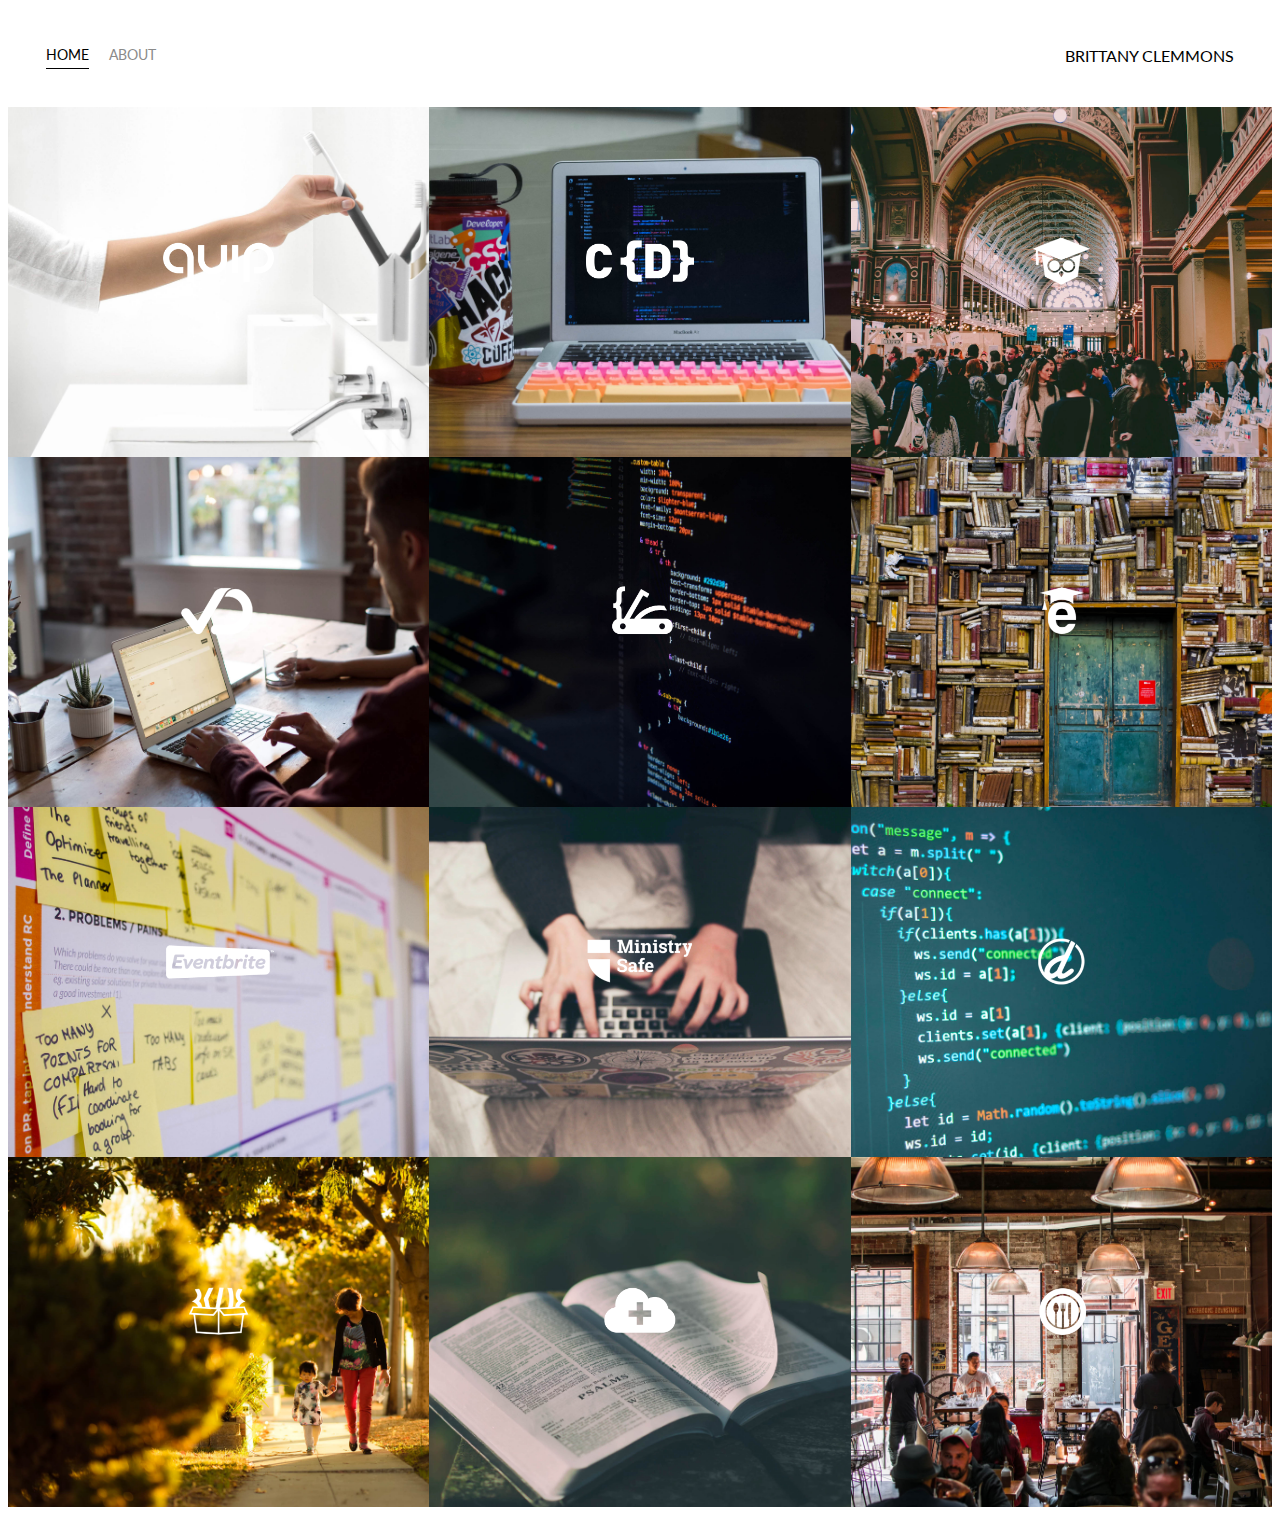
<file: index.html>
<!DOCTYPE html>
<html>

<head>
    <meta charset="utf-8" />
    <title>Home</title>
    <link href="https://fonts.googleapis.com/css2?family=Lato" rel="stylesheet">
    <link rel="stylesheet" href="styles.css">
    <style>
        body {
            font-family: 'Lato', sans-serif;
        }
    </style>
</head>

<body>
    <!-- Content container -->
    <div class="container">
        <!-- Wrapper div for navigation -->
        <div class="nav-wrapper">
            <div class="left-side">
                <div class="nav-link-wrapper active-nav-link">
                    <a href="index.html">Home</a>
                </div>

                <div class="nav-link-wrapper">
                    <a href="about.html">About</a>
                </div>

            </div>

            <div class="right-side">
                <div class="brand">
                    <div>BRITTANY CLEMMONS</div>
                </div>
            </div>
        </div>

        <div class="content-wrapper">
            <div class="portfolio-items-wrapper">

                <div class="portfolio-item-wrapper">
                    <div class="portfolio-img-background" style="background-image:url(images/portfolio1.jpg)"></div>
                    <div class="image-text-wrapper">
                        <div class="logo-wrapper">
                            <a href="https://www.getquip.com/">
                                <img src="images/logos/quip.png">
                            </a>
                        </div>
                        <div class="subtitle">
                            Quip
                        </div>
                    </div>
                </div>

                <div class="portfolio-item-wrapper">
                    <div class="portfolio-img-background" style="background-image:url(images/portfolio2.jpg)"></div>
                    <div class="image-text-wrapper">
                        <div class="logo-wrapper">
                            <a href="https://www.crondose.com/">
                                <img src="images/logos/crondose.png">
                            </a>
                        </div>
                        <div class="subtitle">
                            Crondose
                        </div>
                    </div>
                </div>

                <div class="portfolio-item-wrapper">
                    <div class="portfolio-img-background" style="background-image:url(images/portfolio3.jpg)"></div>
                    <div class="image-text-wrapper">
                        <div class="logo-wrapper">
                            <a href="https://www.dailysmarty.com/">
                                <img src="images/logos/dailysmarty.png">
                            </a>
                        </div>
                        <div class="subtitle">
                            Daily Smarty
                        </div>
                    </div>
                </div>

                <div class="portfolio-item-wrapper">
                    <div class="portfolio-img-background" style="background-image:url(images/portfolio4.jpg)"></div>
                    <div class="image-text-wrapper">
                        <div class="logo-wrapper">
                            <img src="images/logos/dashtrack.png">
                        </div>
                        <div class="subtitle">
                            Dashtrack
                        </div>
                    </div>
                </div>

                <div class="portfolio-item-wrapper">
                    <div class="portfolio-img-background" style="background-image:url(images/portfolio5.jpg)"></div>
                    <div class="image-text-wrapper">
                        <div class="logo-wrapper">
                            <a href="https://devcamp.com/">
                                <img src="images/logos/devcamp.png">
                            </a>
                        </div>
                        <div class="subtitle">
                            Devcamp
                        </div>
                    </div>
                </div>

                <div class="portfolio-item-wrapper">
                    <div class="portfolio-img-background" style="background-image:url(images/portfolio6.jpg)"></div>
                    <div class="image-text-wrapper">
                        <div class="logo-wrapper">
                            <a href="https://www.edutechional.com/">
                                <img src="images/logos/edutechional.png">
                            </a>
                        </div>
                        <div class="subtitle">
                            Edutechional
                        </div>
                    </div>
                </div>

                <div class="portfolio-item-wrapper">
                    <div class="portfolio-img-background" style="background-image:url(images/portfolio7.jpg)"></div>
                    <div class="image-text-wrapper">
                        <div class="logo-wrapper">
                            <a href="https://www.eventbrite.com/">
                                <img src="images/logos/eventbrite.png">
                            </a>
                        </div>
                        <div class="subtitle">
                            Eventbrite
                        </div>
                    </div>
                </div>

                <div class="portfolio-item-wrapper">
                    <div class="portfolio-img-background" style="background-image:url(images/portfolio8.jpg)"></div>
                    <div class="image-text-wrapper">
                        <div class="logo-wrapper">
                            <a href="https://ministrysafe.com/">
                                <img src="images/logos/ministry-safe.png">
                            </a>
                        </div>
                        <div class="subtitle">
                            Ministry Safe
                        </div>
                    </div>
                </div>

                <div class="portfolio-item-wrapper">
                    <div class="portfolio-img-background" style="background-image:url(images/portfolio9.jpg)"></div>
                    <div class="image-text-wrapper">
                        <div class="logo-wrapper">
                            <a href="https://www.opendevos.com/">
                                <img src="images/logos/open-devos.png">
                            </a>
                        </div>
                        <div class="subtitle">
                            Open Devos
                        </div>
                    </div>
                </div>

                <div class="portfolio-item-wrapper">
                    <div class="portfolio-img-background" style="background-image:url(images/portfolio10.jpg)"></div>
                    <div class="image-text-wrapper">
                        <div class="logo-wrapper">
                            <a href="https://devtrunk.com/">
                                <img src="images/logos/devtrunk.png">
                            </a>
                        </div>
                        <div class="subtitle">
                            Devtrunk
                        </div>
                    </div>
                </div>

                <div class="portfolio-item-wrapper">
                    <div class="portfolio-img-background" style="background-image:url(images/portfolio11.jpg)"></div>
                    <div class="image-text-wrapper">
                        <div class="logo-wrapper">
                            <a href="https://shophacker.com/">
                                <img src="images/logos/shop-hacker.png">
                            </a>
                        </div>
                        <div class="subtitle">
                            Shop Hacker
                        </div>
                    </div>
                </div>

                <div class="portfolio-item-wrapper">
                    <div class="portfolio-img-background" style="background-image:url(images/portfolio12.jpg)"></div>
                    <div class="image-text-wrapper">
                        <div class="logo-wrapper">
                            <a href="https://www.toastability.com">
                                <img src="images/logos/toastability.png">
                            </a>
                        </div>
                        <div class="subtitle">

                            Toastability
                        </div>
                    </div>
                </div>

            </div>
        </div>
    </div>
</body>
<script>
    const portfolioItems = document.querySelectorAll('.portfolio-item-wrapper')

    portfolioItems.forEach(portfolioItem => {
        portfolioItem.addEventListener('mouseover', () => {
            portfolioItem.childNodes[1].classList.add('img-darken');
        })

        portfolioItem.addEventListener('mouseout', () => {
            portfolioItem.childNodes[1].classList.remove('img-darken');
        })
    })
</script>

</html>
</file>
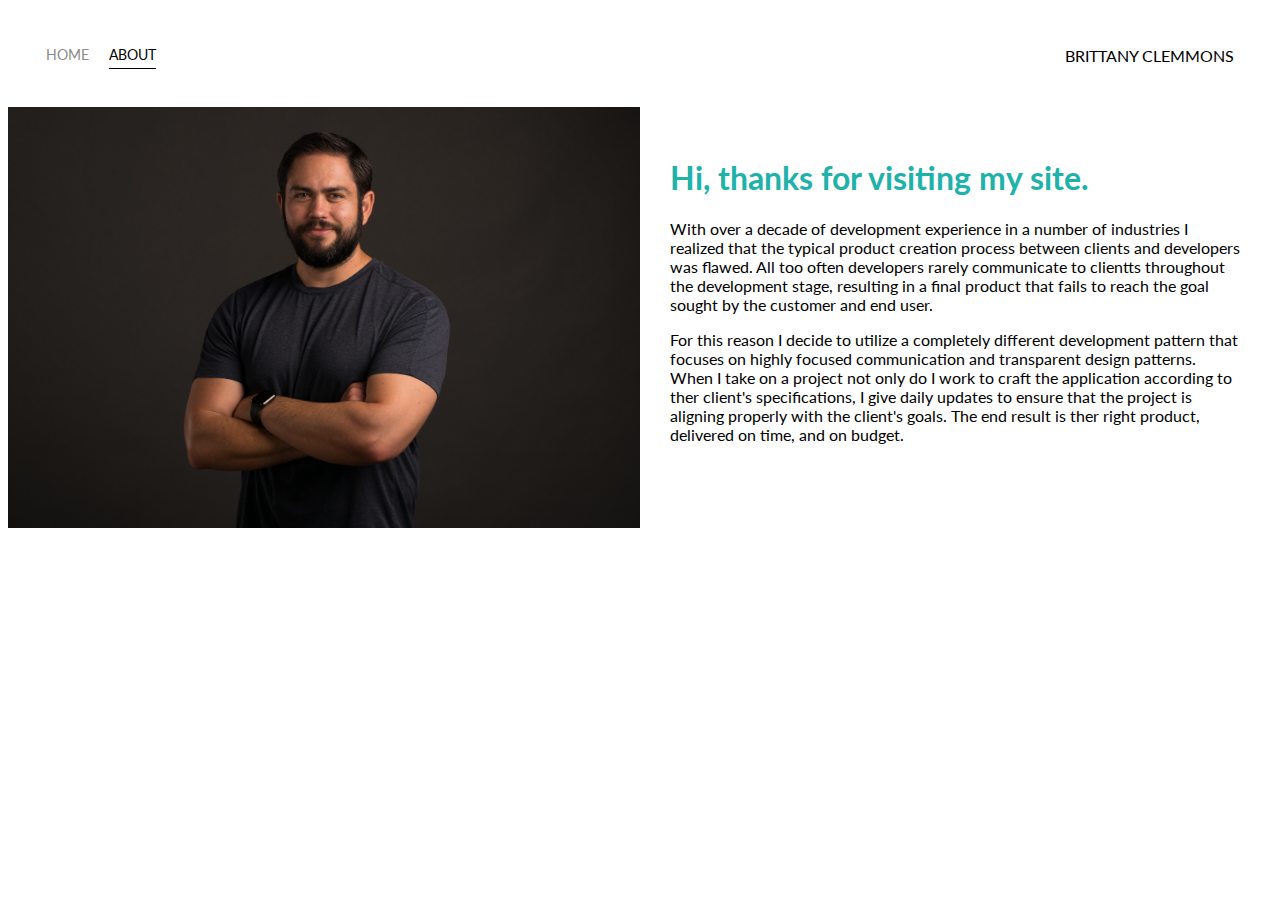
<file: about.html>
<!DOCTYPE html>
<html>

<head>
    <meta charset="utf-8" />
    <title>About</title>
    <link href="https://fonts.googleapis.com/css2?family=Lato&display=swap" rel="stylesheet">
    <link rel="stylesheet" href="styles.css">
    <style>
        body {
          font-family: 'Lato', sans-serif;
        }
      </style>
</head>

<body>
    <!-- Content container -->
    <div class="container">
        <!-- Wrapper div for navigation -->
        <div class="nav-wrapper">
            <div class="left-side">
                <div class="nav-link-wrapper">
                    <a href="index.html">Home</a>
                </div>

                <div class="nav-link-wrapper active-nav-link">
                    <a href="about.html">About</a>
                </div>

            </div>

            <div class="right-side">
                <div class="brand">
                    <div>BRITTANY CLEMMONS</div>
                </div>
            </div>
        </div>

        <div class="content-wrapper">
            <div class="two-column-wrapper">
                <div class="profile-image-wrapper">
                    <img src="images/profile.jpg">
                </div>

                <div class="profile-content-wrapper">
                    <h1>Hi, thanks for visiting my site.</h1>
                    <p>With over a decade of development experience in a number of industries I realized that the typical
                        product creation process between clients and developers was flawed. All too often developers rarely
                        communicate to clientts throughout the development stage, resulting in a final product that fails to
                        reach the goal sought by the customer and end user.
                    </p>
                    <p>
                        For this reason I decide to utilize a completely different development pattern that focuses on highly
                        focused communication and transparent design patterns. When I take on a project not only do I work to
                        craft the application according to ther client's specifications, I give daily updates to ensure that
                        the project is aligning properly with the client's goals. The end result is ther right product,
                        delivered on time, and on budget.
                    </p>
                </div>
            </div>
        </div>
    </div>
</body>

</html>
</file>
<file: styles.css>
/* Master styles */
.body {
    margin: 0px
}

/* Setup container space as a grid */
.container {
    display: grid;
    grid-template-columns: 1fr;
}

/* Nav styles */
.nav-wrapper {
    display: flex;
    justify-content: space-between;
    padding: 38px
}

.left-side  {
    display: flex;

}

.left-side  {
    display: flex;
    
}

.nav-wrapper > .left-side > div {
    margin-right: 20px;
    font-size: 0.9em;
    text-transform: uppercase;
}

.nav-link-wrapper {
    height: 22px;
    border-bottom: 1 px solid transparent;
    transition: border-bottom 0.5s;
}

/* Inside of the nav link wrapper grab the a link */
.nav-link-wrapper a {
    color: #8a8a8a;
    text-decoration: none;
    transition: color 0.5s;
}

/* Check for pseudostate hover occurrence */
.nav-link-wrapper:hover {
    border-bottom: 1px solid black;
}

.nav-link-wrapper a:hover {
    color: black;
}

.active-nav-link {
    border-bottom: 1px solid black;
}

.active-nav-link a {
    color: black !important;
}


/* Portfolio styles */
.portfolio-items-wrapper{
    display: grid;
    grid-template-columns: 1fr 1fr 1fr;
}

.portfolio-item-wrapper {
    position: relative;
}

.portfolio-img-background {
    height: 350px;
    width: 100%;
    background-size: cover;
    background-position: center;
    background-repeat: no-repeat;
}

/* Positive: relative is required if you want to have */
/* any position: absolute nested inside of it */
.image-text-wrapper {
    position: absolute;
    top: 0;
    display: flex;
    flex-direction: column;
    justify-content: center;
    align-items: center;
    height: 100%;
    text-align: center;
    padding-left: 100px;
    padding-right: 100px;
}

.logo-wrapper img {
    width: 50%;
    margin-bottom: 20px;
}

/* Needs to be more specific with selector */
/* Needs to change based on whether user is hovering or not */

.image-text-wrapper .subtitle {
    transition: 1s;
    font-weight: 600;
    color: transparent;
}

.image-text-wrapper:hover .subtitle {
    font-weight: 600;
    color: lightseagreen;
}

.img-darken {
    transition: 1s;
    filter: brightness(10%);
}

/* About Page styles */
.two-column-wrapper {
    display: grid;
    grid-template-columns: 1fr 1fr;
}

.profile-image-wrapper img {
    width: 100%
}

.profile-content-wrapper {
    padding: 30px;

}

.profile-content-wrapper h1 {
    color: lightseagreen;
}
</file>
